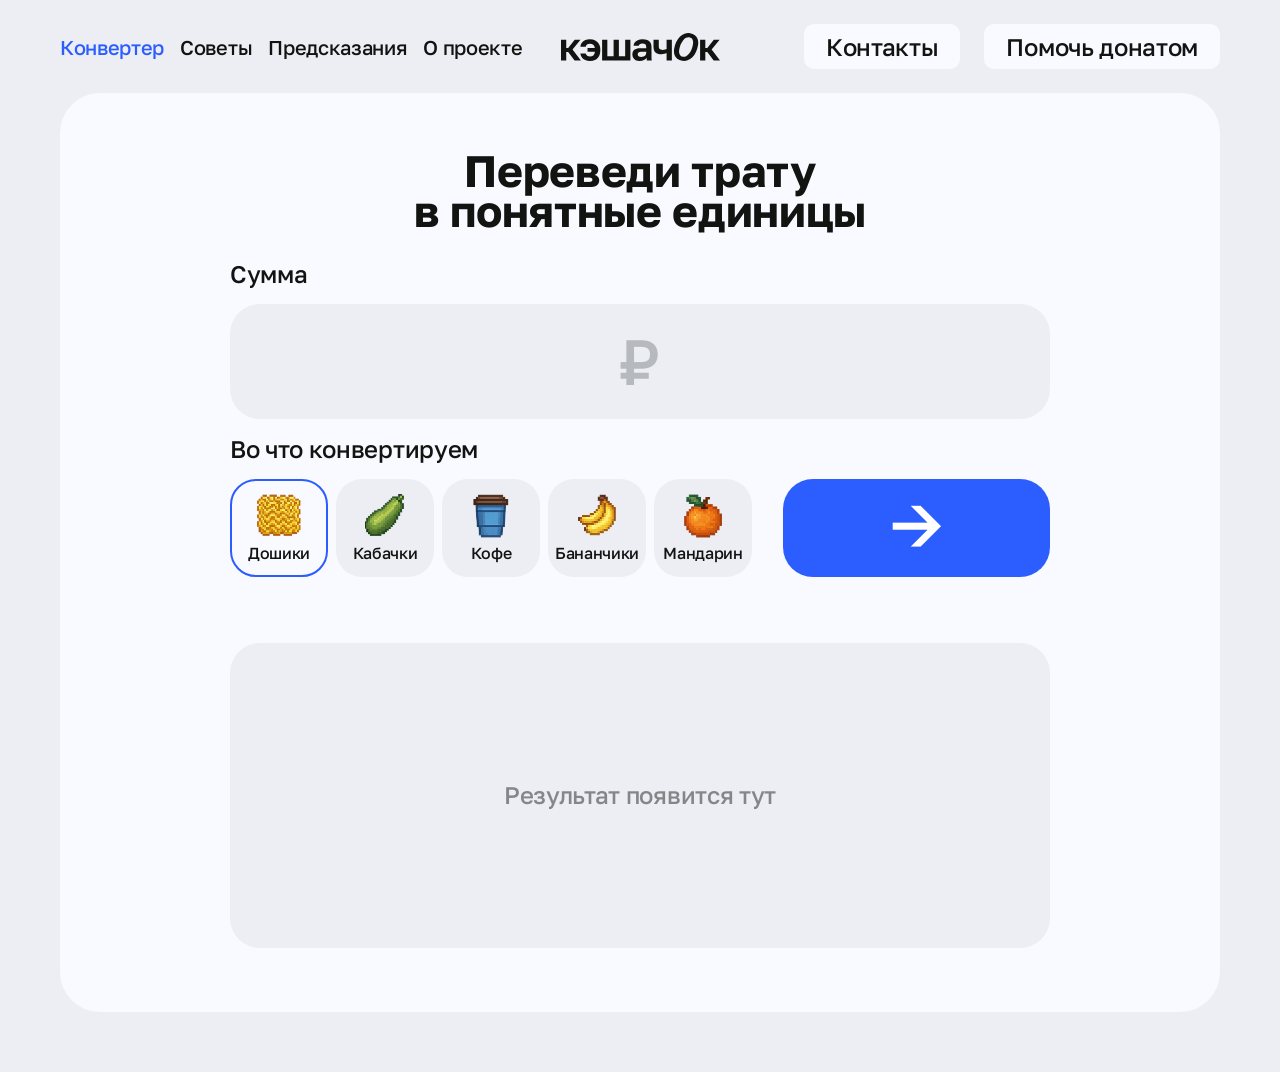
<file: index.html>
<!doctype html>
<html lang="ru">
  <head>
        
<!-- Yandex.Metrika counter -->
<script type="text/javascript">
    (function(m,e,t,r,i,k,a){
        m[i]=m[i]||function(){(m[i].a=m[i].a||[]).push(arguments)};
        m[i].l=1*new Date();
        for (var j = 0; j < document.scripts.length; j++) {if (document.scripts[j].src === r) { return; }}
        k=e.createElement(t),a=e.getElementsByTagName(t)[0],k.async=1,k.src=r,a.parentNode.insertBefore(k,a)
    })(window, document,'script','https://mc.yandex.ru/metrika/tag.js?id=108991247', 'ym');

    ym(108991247, 'init', {ssr:true, webvisor:true, clickmap:true, ecommerce:"dataLayer", referrer: document.referrer, url: location.href, accurateTrackBounce:true, trackLinks:true});
</script>
<noscript><div><img src="https://mc.yandex.ru/watch/108991247" style="position:absolute; left:-9999px;" alt="" /></div></noscript>
<!-- /Yandex.Metrika counter -->
    
    <meta charset="UTF-8" />
    <meta name="viewport" content="width=device-width, initial-scale=1.0" />
    <title>Кэшач0к — конвертер трат</title>
    <meta
      name="description"
      content="Конвертер проекта Кэшач0к: переведи трату в понятные бытовые единицы."
    />
    <link rel="preconnect" href="https://fonts.googleapis.com" />
    <link rel="preconnect" href="https://fonts.gstatic.com" crossorigin />
    <link
      href="https://fonts.googleapis.com/css2?family=Golos+Text:wght@500&display=swap"
      rel="stylesheet"
    />
    <link rel="icon" type="image/png" href="./favicon.png" />
    <link rel="stylesheet" href="./styles.css" />
  </head>
  <body>
    <header class="site-header">
      <nav class="header-nav header-nav--left" aria-label="Основная навигация">
        <a class="nav-link nav-link--active" href="#converter">Конвертер</a>
        <a class="nav-link" href="./tips.html">Советы</a>
        <a class="nav-link" href="./predictions.html">Предсказания</a>
        <a class="nav-link" href="https://cashachok.tilda.ws">О проекте</a>
      </nav>

      <a class="logo" href="#converter" aria-label="Кэшач0к, на главную">
        <img src="./images/logo.svg" alt="кэшач0к" onerror="this.style.display='none'; this.nextElementSibling.style.display='block';" />
        <span>кэшач0к</span>
      </a>

      <nav class="header-nav header-nav--right" aria-label="Дополнительная навигация">
        <a class="small-button" href="https://t.me/cashach0k/3">Контакты</a>
        <a class="small-button" href="https://vk.com/market/product/pomoch-keshachku33-238252885-12292085">Помочь донатом</a>
      </nav>

      <button class="burger" type="button" aria-label="Открыть меню" aria-expanded="false" aria-controls="mobileMenu">
        <span></span>
        <span></span>
      </button>
    </header>

    <div class="mobile-menu" id="mobileMenu" aria-hidden="true">
      <a href="#converter">Конвертер</a>
      <a href="./tips.html">Советы</a>
      <a href="./predictions.html">Предсказания</a>
      <a href="https://cashachok.tilda.ws">О проекте</a>
      <a class="mobile-menu__accent" href="https://t.me/cashach0k/3">Контакты</a>
      <a class="mobile-menu__accent" href="https://vk.com/market/product/pomoch-keshachku33-238252885-12292085">Помочь проекту</a>
    </div>

    <main>
      <section class="converter-shell" id="converter" aria-labelledby="converterTitle">
        <div class="converter-card">
          <div class="mobile-title">
            <h1>Конвертер</h1>
            <p>Переведи трату в понятные единицы</p>
          </div>

          <h2 class="desktop-title" id="converterTitle">Переведи трату<br />в понятные единицы</h2>

          <form class="converter-form" id="converterForm">
            <label class="field-label" for="amount">Сумма</label>
            <div class="amount-field">
              <input
              id="amount"
              name="amount"
              type="text"
              inputmode="numeric"
              autocomplete="off"
              placeholder=""
              aria-label="Введите сумму в рублях"
              />
                <span class="currency" aria-hidden="true">₽</span>
              </div>

            <fieldset class="units-fieldset">
              <legend>Во что конвертируем</legend>
              <div class="units-row" id="unitsRow"></div>
            </fieldset>

            <button class="convert-button" type="submit" aria-label="Посчитать">
              <span class="convert-arrow">→</span>
            </button>
          </form>

          <section class="result-card" id="resultCard" aria-live="polite">
            <p class="result-placeholder">Результат появится тут</p>
          </section>
        </div>
      </section>
    </main>

    <script src="./script.js"></script>
  </body>
</html>
</file>
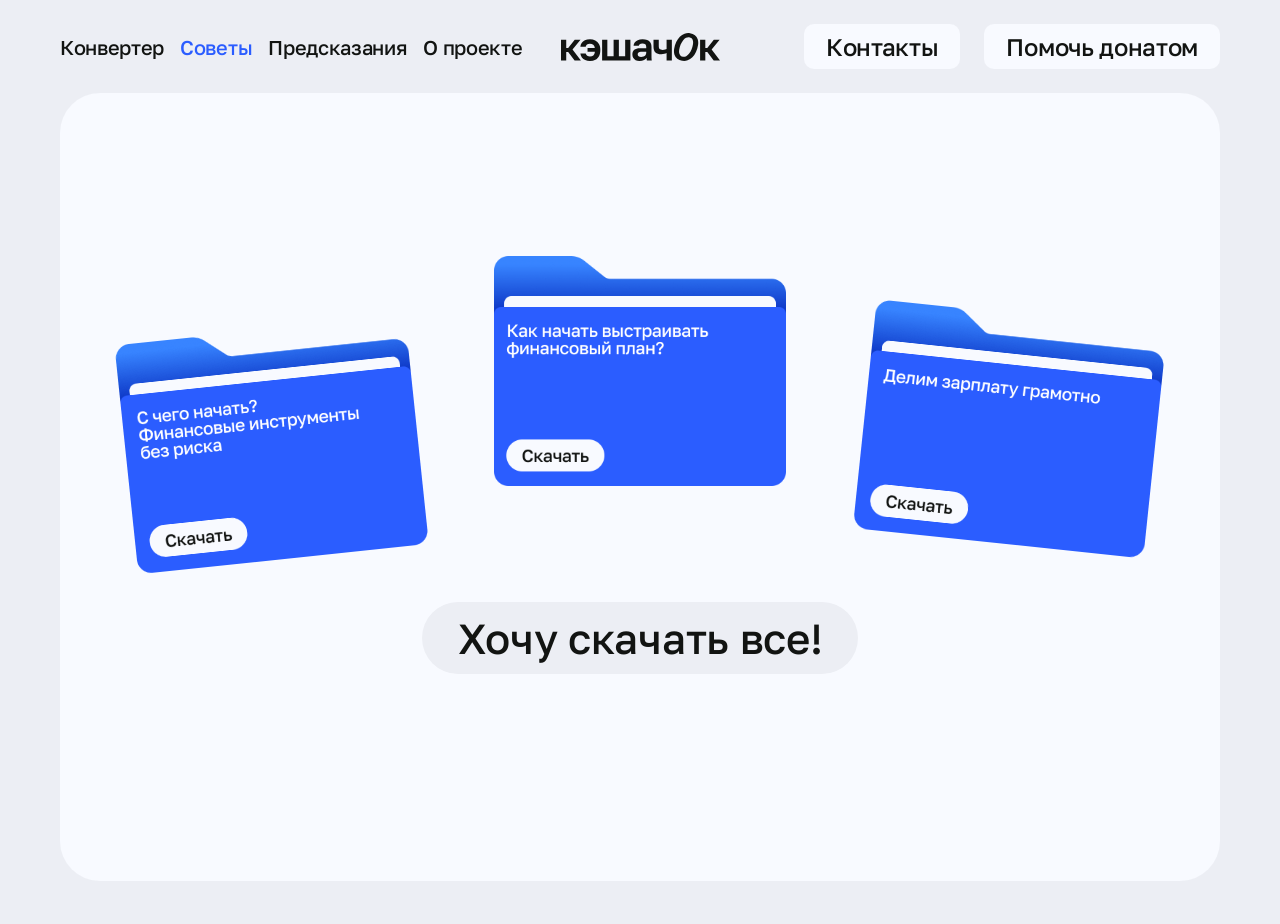
<file: tips.html>
<!doctype html>
<html lang="ru">
  <head>
    <meta charset="UTF-8" />
    <meta name="viewport" content="width=device-width, initial-scale=1.0" />
    <title>Кэшач0к — мини-советы</title>
    <meta
      name="description"
      content="Мини-советы проекта Кэшач0к: скачай PDF-инструкции по финансам."
    />
    <link rel="preconnect" href="https://fonts.googleapis.com" />
    <link rel="preconnect" href="https://fonts.gstatic.com" crossorigin />
    <link
      href="https://fonts.googleapis.com/css2?family=Golos+Text:wght@500&display=swap"
      rel="stylesheet"
    />
    <link rel="icon" type="image/png" href="./favicon.png" />
    <link rel="stylesheet" href="./tips.css" />
  </head>
  <body>
    <header class="site-header">
      <nav class="header-nav header-nav--left" aria-label="Основная навигация">
        <a class="nav-link" href="./index.html">Конвертер</a>
        <a class="nav-link nav-link--active" href="./tips.html">Советы</a>
        <a class="nav-link" href="./predictions.html">Предсказания</a>
        <a class="nav-link" href="https://cashachok.tilda.ws">О проекте</a>
      </nav>

      <a class="logo" href="./index.html" aria-label="Кэшач0к, на главную">
        <img
          src="./images/logo.svg"
          alt="кэшач0к"
          onerror="this.style.display='none'; this.nextElementSibling.style.display='block';"
        />
        <span>кэшач0к</span>
      </a>

      <nav class="header-nav header-nav--right" aria-label="Дополнительная навигация">
        <a class="small-button" href="https://t.me/cashach0k/3">Контакты</a>
        <a class="small-button" href="https://vk.com/market/product/pomoch-keshachku33-238252885-12292085">Помочь донатом</a>
      </nav>

      <button
        class="burger"
        type="button"
        aria-label="Открыть меню"
        aria-expanded="false"
        aria-controls="mobileMenu"
      >
        <span></span>
        <span></span>
      </button>
    </header>

     <div class="mobile-menu" id="mobileMenu" aria-hidden="true">
      <a href="./index.html">Конвертер</a>
      <a href="./tips.html">Советы</a>
      <a href="./predictions.html">Предсказания</a>
      <a href="https://cashachok.tilda.ws">О проекте</a>
      <a class="mobile-menu__accent" href="https://t.me/cashach0k/3">Контакты</a>
      <a class="mobile-menu__accent" href="https://vk.com/market/product/pomoch-keshachku33-238252885-12292085">Помочь проекту</a>
    </div>

    <main>
      <section class="tips-shell" id="tips" aria-labelledby="tipsTitle">
      <div class="tips-card">
          <h1 class="mobile-page-title" id="tipsTitle">Мини-советы</h1>
          <p class="mobile-page-subtitle">Повышаем грамотность</p>

      <div class="folders-grid" aria-label="PDF-инструкции">
            <a
              class="folder-card folder-card--left"
              href="./files/start.pdf"
              download="s-chego-nachat-finansovye-instrumenty.pdf"
              aria-label="Скачать PDF: С чего начать? Финансовые инструменты без риска"
            >
              <img src="./images/folder-start.png" alt="" />
              <span class="folder-fallback">
                <span>С чего начать?<br />Финансовые инструменты<br />без риска</span>
                <b>Скачать</b>
              </span>
            </a>

            <a
              class="folder-card folder-card--center"
              href="./files/plan.pdf"
              download="finansovy-plan.pdf"
              aria-label="Скачать PDF: Как начать выстраивать финансовый план?"
            >
              <img src="./images/folder-plan.png" alt="" />
              <span class="folder-fallback">
                <span>Как начать выстраивать<br />финансовый план?</span>
                <b>Скачать</b>
              </span>
            </a>

            <a
              class="folder-card folder-card--right"
              href="./files/salary.pdf"
              download="delim-zarplatu-gramotno.pdf"
              aria-label="Скачать PDF: Делим зарплату грамотно"
            >
              <img src="./images/folder-salary.png" alt="" />
              <span class="folder-fallback">
                <span>Делим зарплату грамотно</span>
                <b>Скачать</b>
              </span>
            </a>
          </div>

          <a class="download-all" href="./files/cashachok-tips.zip" download="cashachok-mini-sovety.zip">
            Хочу скачать все!
          </a>
        </div>
      </section>
    </main>

    <script src="./tips.js"></script>
  </body>
</html>
</file>
<file: styles.css>
:root {
  --bg: #eceef4;
  --light: #f8faff;
  --blue: #2b5dff;
  --dark: #121412;
  --muted: rgba(18, 20, 18, 0.48);
  --field: #eceef4;
  --shell-radius: 40px;
  --field-radius: 30px;
  --button-radius: 10px;
  --letter-spacing: -0.02em;
}

* {
  box-sizing: border-box;
}

html {
  scroll-behavior: smooth;
}

body {
  margin: 0;
  min-height: 100vh;
  color: var(--dark);
  background: var(--bg);
  font-family: "Golos Text", Arial, sans-serif;
  font-weight: 500;
  letter-spacing: var(--letter-spacing);
  line-height: 1;
}

a {
  color: inherit;
  text-decoration: none;
}

button,
input {
  font: inherit;
  letter-spacing: inherit;
}

.site-header {
  position: relative;
  z-index: 10;
  display: grid;
  grid-template-columns: 1fr auto 1fr;
  align-items: center;
  gap: 24px;
  width: min(100% - 120px, 1720px);
  margin: 24px auto 0;
}

.header-nav {
  display: flex;
  align-items: center;
  gap: 16px;
  font-size: 20px;
}

.header-nav--right {
  justify-content: flex-end;
  gap: 24px;
}

.nav-link--active,
.mobile-menu__accent {
  color: var(--blue);
}

.logo {
  display: flex;
  align-items: center;
  justify-content: center;
  min-width: 180px;
  font-size: 32px;
  text-transform: lowercase;
}

.logo img {
  display: block;
  max-width: 180px;
  max-height: 42px;
}

.logo span {
  display: none;
}

.small-button {
  display: inline-flex;
  align-items: center;
  justify-content: center;
  min-height: 45px;
  padding: 0 22px;
  border-radius: var(--button-radius);
  background: var(--light);
  font-size: 24px;
  white-space: nowrap;
}

.burger {
  display: none;
  width: 52px;
  height: 45px;
  border: 0;
  border-radius: 10px;
  background: var(--light);
  cursor: pointer;
}

.burger span {
  display: block;
  width: 22px;
  height: 3px;
  margin: 5px auto;
  border-radius: 99px;
  background: var(--dark);
}

.burger.is-open {
  background: var(--blue);
}

.burger.is-open span {
  background: #fff;
}

.mobile-menu {
  display: none;
}

.converter-shell {
  width: min(100% - 120px, 1720px);
  min-height: calc(100vh - 112px);
  margin: 24px auto 60px;
  padding: 58px 40px 64px;
  border-radius: var(--shell-radius);
  background: var(--light);
}

.converter-card {
  width: min(100%, 820px);
  margin: 0 auto;
}

.desktop-title {
  margin: 0 0 30px;
  text-align: center;
  font-size: 44px;
  line-height: 0.92;
}

.mobile-title {
  display: none;
}

.converter-form {
  display: grid;
  grid-template-columns: repeat(6, minmax(0, 1fr));
  gap: 18px 10px;
  align-items: end;
}

.field-label,
.units-fieldset legend {
  display: block;
  margin: 0;
  padding: 0;
  font-size: 24px;
}

.field-label {
  grid-column: 1 / -1;
}

.amount-field {
  position: relative;
  grid-column: 1 / -1;
  display: flex;
  align-items: center;
  justify-content: center;
  height: 115px;
  border-radius: var(--field-radius);
  background: var(--field);
}

.amount-field input {
  width: auto;
  min-width: 1ch;
  max-width: 75%;
  height: 100%;
  border: 0;
  outline: 0;
  background: transparent;
  color: var(--dark);
  font-size: 64px;
  text-align: center;
}

.amount-field input::placeholder {
  color: transparent;
  opacity: 0;
}

.amount-field input::-webkit-outer-spin-button,
.amount-field input::-webkit-inner-spin-button {
  margin: 0;
  appearance: none;
}

.currency {
  color: rgba(18, 20, 18, 0.24);
  font-size: 64px;
  pointer-events: none;
}

.amount-field:not(.has-value) .currency {
  position: absolute;
  left: 50%;
  top: 50%;
  margin-left: 0;
  transform: translate(-50%, -50%);
}

.amount-field.has-value .currency {
  position: static;
  display: block;
  margin-left: 10px;
  transform: none;
}

.units-fieldset {
  grid-column: 1 / 5;
  min-width: 0;
  margin: 0;
  padding: 0;
  border: 0;
}

.units-fieldset legend {
  margin-bottom: 18px;
}

.units-row {
  display: flex;
  gap: 8px;
  min-width: 0;
}

.unit-option {
  position: relative;
  flex: 0 0 98px;
}

.unit-option input {
  position: absolute;
  opacity: 0;
  pointer-events: none;
}

.unit-button {
  display: flex;
  flex-direction: column;
  align-items: center;
  justify-content: center;
  width: 98px;
  height: 98px;
  border: 2px solid transparent;
  border-radius: 26px;
  background: var(--field);
  cursor: pointer;
}

.unit-option input:checked + .unit-button {
  border-color: var(--blue);
  background: var(--light);
}

.unit-button img,
.unit-emoji {
  width: 44px;
  height: 44px;
  object-fit: contain;
  font-size: 38px;
  line-height: 1;
}

.unit-button span:last-child {
  margin-top: 7px;
  font-size: 16px;
  line-height: 1;
  white-space: nowrap;
}

.convert-button {
  grid-column: 5 / -1;
  display: flex;
  align-items: center;
  justify-content: center;
  height: 98px;
  padding: 0;
  border: 0;
  border-radius: var(--field-radius);
  background: var(--blue);
  color: #fff;
  cursor: pointer;
}

.convert-arrow {
  display: flex;
  align-items: center;
  justify-content: center;
  width: 1em;
  height: 1em;
  font-size: 68px;
  line-height: 1;
  transform: translateY(-4px);
}

.result-card {
  display: flex;
  flex-direction: column;
  align-items: center;
  justify-content: center;
  min-height: 305px;
  margin-top: 66px;
  padding: 34px;
  border-radius: var(--field-radius);
  overflow: hidden;
  background: var(--field);
  text-align: center;
}

.result-placeholder {
  margin: 0;
  color: var(--muted);
  font-size: 24px;
}

.result-value {
  display: flex;
  align-items: center;
  justify-content: center;
  gap: 18px;
  margin: 0;
  color: #000;
  font-size: 124px;
  line-height: 0.84;
}

.result-icon {
  width: 104px;
  height: 104px;
  object-fit: contain;
}

.result-emoji {
  font-size: 94px;
  line-height: 1;
}

.result-text {
  width: min(100%, 600px);
  margin: 24px 0 0;
  color: var(--muted);
  font-size: 24px;
  line-height: 1;
}

@media (max-width: 900px) {
  :root {
    --shell-radius: 20px;
    --field-radius: 16px;
  }

  body {
    overflow-x: hidden;
    
  }

  .site-header {
  position: relative;
  display: flex;
  align-items: center;
  justify-content: center;
  width: calc(100% - 40px);
  max-width: 430px;
  margin-top: 28px;
  }

  .header-nav,
  .desktop-title,
  .header-nav--right {
    display: none;
  }

  .logo {
    justify-content: center;
    min-width: auto;
    font-size: 20px;
  }

  .logo img {
    max-width: 94px;
    max-height: 26px;
  }

  .burger {
    position: absolute;
    right: 0;
    display: block;
    
  }

  .mobile-menu {
    position: absolute;
    top: 82px;
    left: 50%;
    z-index: 8;
    display: flex;
    flex-direction: column;
    gap: 26px;
    width: calc(100% - 40px);
    max-width: none;
    padding: 28px 32px 32px;
    border-radius: 16px;
    background: var(--light);
    font-size: 24px;
    transform: translateX(-50%) translateY(-12px);
    opacity: 0;
    pointer-events: none;
    transition: 0.2s ease;
  }

  .mobile-menu.is-open {
    transform: translateX(-50%) translateY(0);
    opacity: 1;
    pointer-events: auto;
  }

  .mobile-menu__accent {
    margin-top: 20px;
  }

  .mobile-menu__accent + .mobile-menu__accent {
    margin-top: 0;
  }

  .converter-shell {
    width: calc(100% - 40px);
    max-width: 430px;
    min-height: auto;
    margin-top: 40px;
    padding: 0;
    background: transparent;
  }

  .converter-card {
    position: relative;
    width: 100%;
    padding: 0 0 20px;
    overflow: visible;
  }

  .mobile-title {
    display: block;
    margin: 0 0 16px;
    text-align: center;
  }

  .mobile-title h1 {
    margin: 0 0 5px;
    color: var(--blue);
    font-size: 24px;
    line-height: 1;
  }

  .mobile-title p {
    width: 240px;
     margin: 0 auto;
    color: var(--muted);
    font-size: 16px;
    line-height: 1;
    text-align: center;
  }

  .converter-form {
    position: relative;
    display: flex;
    flex-direction: column;
    align-items: stretch;
    gap: 14px;
    width: 100%;
    margin: 0;
    padding: 20px;
    border-radius: var(--shell-radius);
    overflow: hidden;
    background: var(--light);
  }

  .field-label {
    display: none;
  }

  .amount-field {
    height: 94px;
    width: 100%;
    overflow: hidden;
  }

  .amount-field input {
    max-width: calc(100% - 90px);
    font-size: 52px;
  }

  .currency {
    flex-shrink: 0;
    font-size: 52px;
  }

  .amount-field.has-value .currency {
    margin-left: 10px;
  }

  .units-fieldset {
    width: 100%;
    min-width: 0;
    overflow: hidden;
  }

  .units-fieldset legend {
    margin-bottom: 10px;
    font-size: 18px;
  }

  .units-row {
    display: flex;
    gap: 8px;
    width: 100%;
    max-width: 100%;
    overflow-x: auto;
    overflow-y: hidden;
    padding: 0 0 4px;
    scrollbar-width: none;
  }

  .units-row::-webkit-scrollbar {
    display: none;
  }

  .unit-option {
    flex: 0 0 76px;
  }

  .unit-button {
    width: 76px;
    height: 76px;
    border-radius: 16px;
  }

  .unit-button img,
  .unit-emoji {
    width: 36px;
    height: 36px;
    font-size: 30px;
  }

  .unit-button span:last-child {
    max-width: 68px;
    margin-top: 5px;
    overflow: hidden;
    font-size: 12px;
    line-height: 1;
    text-overflow: ellipsis;
    white-space: nowrap;
  }

  .convert-button {
    width: 100%;
    height: 57px;
    border-radius: 28px;
  }

  .convert-arrow {
    font-size: 38px;
    transform: translateY(-2px);
  }

  .result-card {
    width: 100%;
    min-height: 200px;
    margin: 20px 0 0;
    padding: 28px 20px;
    border: 0;
    border-radius: 16px;
    overflow: hidden;
    background: var(--field);
  }

  .result-placeholder {
    font-size: 18px;
  }

  .result-value {
    gap: 8px;
    font-size: 72px;
  }

  .result-icon {
    width: 72px;
    height: 72px;
  }

  .result-emoji {
    font-size: 62px;
  }

  .result-text {
    margin-top: 12px;
    font-size: 16px;
  }
}

@media (max-width: 380px) {
  .site-header,
  .converter-shell {
    width: calc(100% - 32px);
  }

  .mobile-menu {
    width: calc(100% - 32px);
  }

  .amount-field input {
    max-width: calc(100% - 76px);
    font-size: 46px;
  }

  .currency {
    font-size: 46px;
  }
}
</file>
<file: tips.css>
:root {
  --bg: #eceef4;
  --light: #f8faff;
  --blue: #2b5dff;
  --dark: #121412;
  --muted: rgba(18, 20, 18, 0.48);
  --field: #eceef4;
  --shell-radius: 40px;
  --field-radius: 30px;
  --button-radius: 10px;
  --letter-spacing: -0.02em;
}

* {
  box-sizing: border-box;
}

html {
  scroll-behavior: smooth;
}

body {
  margin: 0;
  min-height: 100vh;
  color: var(--dark);
  background: var(--bg);
  font-family: "Golos Text", Arial, sans-serif;
  font-weight: 500;
  letter-spacing: var(--letter-spacing);
  line-height: 1;
}

a {
  color: inherit;
  text-decoration: none;
}

button {
  font: inherit;
  letter-spacing: inherit;
}

.site-header {
  position: relative;
  z-index: 10;
  display: grid;
  grid-template-columns: 1fr auto 1fr;
  align-items: center;
  gap: 24px;
  width: min(100% - 120px, 1720px);
  margin: 24px auto 0;
}

.header-nav {
  display: flex;
  align-items: center;
  gap: 16px;
  font-size: 20px;
}

.header-nav--right {
  justify-content: flex-end;
  gap: 24px;
}

.nav-link--active,
.mobile-menu__accent {
  color: var(--blue);
}

.logo {
  display: flex;
  align-items: center;
  justify-content: center;
  min-width: 180px;
  font-size: 32px;
  text-transform: lowercase;
}

.logo img {
  display: block;
  max-width: 180px;
  max-height: 42px;
}

.logo span {
  display: none;
}

.small-button {
  display: inline-flex;
  align-items: center;
  justify-content: center;
  min-height: 45px;
  padding: 0 22px;
  border-radius: var(--button-radius);
  background: var(--light);
  font-size: 24px;
  white-space: nowrap;
}

.burger {
  display: none;
  width: 52px;
  height: 45px;
  border: 0;
  border-radius: 10px;
  background: var(--light);
  cursor: pointer;
}

.burger span {
  display: block;
  width: 22px;
  height: 3px;
  margin: 5px auto;
  border-radius: 99px;
  background: var(--dark);
}

.burger.is-open {
  background: var(--blue);
}

.burger.is-open span {
  background: #fff;
}

.mobile-menu {
  display: none;
}

.tips-shell {
  width: min(100% - 120px, 1720px);
  min-height: calc(100vh - 112px);
  margin: 24px auto 60px;
  padding: 58px 40px 64px;
  border-radius: var(--shell-radius);
  background: var(--light);
}

.tips-card {
  position: relative;
  display: flex;
  flex-direction: column;
  align-items: center;
  justify-content: center;
  min-height: calc(100vh - 234px);
  width: 100%;
}

.mobile-page-title {
  display: none;
}
.mobile-page-subtitle {
  display: none;
}

.folders-grid {
  position: relative;
  display: grid;
  grid-template-columns: repeat(3, 330px);
  align-items: center;
  justify-content: center;
  gap: 44px;
  width: 100%;
  margin-top: -18px;
}

.folder-card {
  position: relative;
  display: block;
  width: 330px;
  height: 230px;
  transition: transform 0.18s ease;
}

.folder-card:hover {
  transform: translateY(-6px) rotate(0deg);
}

.folder-card img {
  display: block;
  width: 100%;
  height: 100%;
  object-fit: contain;
}

.folder-fallback {
  position: absolute;
  inset: 0;
  display: none;
  flex-direction: column;
  justify-content: space-between;
  padding: 74px 26px 24px;
  border-radius: 16px;
  background: var(--blue);
  color: #fff;
  font-size: 23px;
  line-height: 0.95;
}

.folder-card img[src=""],
.folder-card img:not([src]) {
  display: none;
}

.folder-card img[src=""] + .folder-fallback,
.folder-card img:not([src]) + .folder-fallback {
  display: flex;
}

.folder-fallback b {
  display: inline-flex;
  align-items: center;
  justify-content: center;
  width: fit-content;
  min-height: 36px;
  padding: 0 18px;
  border-radius: 999px;
  background: var(--light);
  color: var(--dark);
  font-size: 20px;
  font-weight: 500;
}

.folder-card--left {
  transform: rotate(-6deg) translateY(54px);
}

.folder-card--center {
  transform: translateY(-20px);
}

.folder-card--right {
  transform: rotate(6deg) translateY(38px);
}

.folder-card--left:hover {
  transform: rotate(-6deg) translateY(46px);
}

.folder-card--center:hover {
  transform: translateY(-28px);
}

.folder-card--right:hover {
  transform: rotate(6deg) translateY(30px);
}

.download-all {
  display: inline-flex;
  align-items: center;
  justify-content: center;
  min-height: 72px;
  margin-top: 96px;
  padding: 0 36px;
  border-radius: 999px;
  background: var(--field);
  color: var(--dark);
  font-size: 42px;
  line-height: 1;
  transition: transform 0.18s ease;
}

.download-all:hover {
  transform: translateY(-3px);
}
@media (max-width: 900px) {
  :root {
    --shell-radius: 20px;
    --field-radius: 16px;
  }

  body {
    overflow-x: hidden;
    background: #ECEEF4;
  }

  .site-header {
    position: relative;
    display: flex;
    align-items: center;
    justify-content: center;
    width: calc(100% - 40px);
    max-width: 430px;
    margin-top: 28px;
  }

  .header-nav,
  .header-nav--right {
    display: none;
  }

  .logo {
    justify-content: center;
    min-width: auto;
    font-size: 20px;
  }

  .logo img {
    max-width: 94px;
    max-height: 26px;
  }

  .burger {
    position: absolute;
    right: 0;
    display: block;
    width: 52px;
    height: 45px;
    background: #F8FAFF;
  }

  .mobile-menu {
    position: absolute;
    top: 82px;
    left: 50%;
    z-index: 8;
    display: flex;
    flex-direction: column;
    gap: 26px;
    width: calc(100% - 40px);
    max-width: none;
    padding: 28px 32px 32px;
    border-radius: 16px;
    background:  #F8FAFF;
    font-size: 24px;
    transform: translateX(-50%) translateY(-12px);
    opacity: 0;
    pointer-events: none;
    transition: 0.2s ease;
  }

  .mobile-menu.is-open {
    transform: translateX(-50%) translateY(0);
    opacity: 1;
    pointer-events: auto;
     background: #F8FAFF;
  }

  .mobile-menu__accent {
    margin-top: 20px;
  }

  .mobile-menu__accent + .mobile-menu__accent {
    margin-top: 0;
  }

  .tips-shell {
    width: calc(100% - 40px);
    max-width: 430px;
    min-height: calc(100vh - 104px);
    margin-top: 54px;
    margin-bottom: 0;
    padding: 0 0 38px;
    border-radius: 0;
    background: transparent;
  }

  .tips-card {
    display: flex;
    flex-direction: column;
    align-items: stretch;
    justify-content: flex-start;
    width: 100%;
    min-height: calc(100vh - 160px);
  }

  .mobile-page-title {
  display: block;
  margin: 0 0 6px;
  color: var(--blue);
  font-size: 24px;
  line-height: 1;
  text-align: center;
}

.mobile-page-subtitle {
  display: block;
  width: min(100%, 300px);
  margin: 0 auto 32px;
  color: var(--muted);
  font-size: 16px;
  line-height: 1;
  text-align: center;
}

  .folders-grid {
    display: grid;
    grid-template-columns: repeat(2, minmax(0, 1fr));
    gap: 24px 16px;
    align-items: start;
    justify-content: stretch;
    width: 100%;
    margin: 0;
  }

  .folder-card,
  .folder-card--left,
  .folder-card--center,
  .folder-card--right,
  .folder-card--left:hover,
  .folder-card--center:hover,
  .folder-card--right:hover {
    width: 100%;
    height: auto;
    aspect-ratio: 1.32 / 1;
    transform: none;
  }

  .folder-card img {
    display: block;
    width: 100%;
    height: 100%;
    object-fit: contain;
  }

  .folder-fallback {
    padding: 44px 14px 14px;
    border-radius: 12px;
    font-size: 16px;
  }

  .folder-fallback b {
    min-height: 28px;
    padding: 0 14px;
    font-size: 14px;
  }

  .download-all {
    width: 100%;
    min-height: 78px;
    margin-top: 80px;
    padding: 0 24px;
    border-radius: 999px;
    background: #E5E9F3;
    color: var(--dark);
    font-size: 28px;
    line-height: 1;
    text-align: center;
  }
}

@media (max-width: 380px) {
  .site-header,
  .tips-shell {
    width: calc(100% - 32px);
  }

  .mobile-menu {
    width: calc(100% - 32px);
  }

 .mobile-page-title {
  font-size: 24px;
}

.mobile-page-subtitle {
  margin-bottom: 32px;
  font-size: 16px;
}

  .folders-grid {
    gap: 20px 12px;
  }

  .folder-fallback {
    padding: 38px 12px 12px;
    font-size: 14px;
  }

  .download-all {
    min-height: 72px;
    font-size: 26px;
  }
}
</file>
